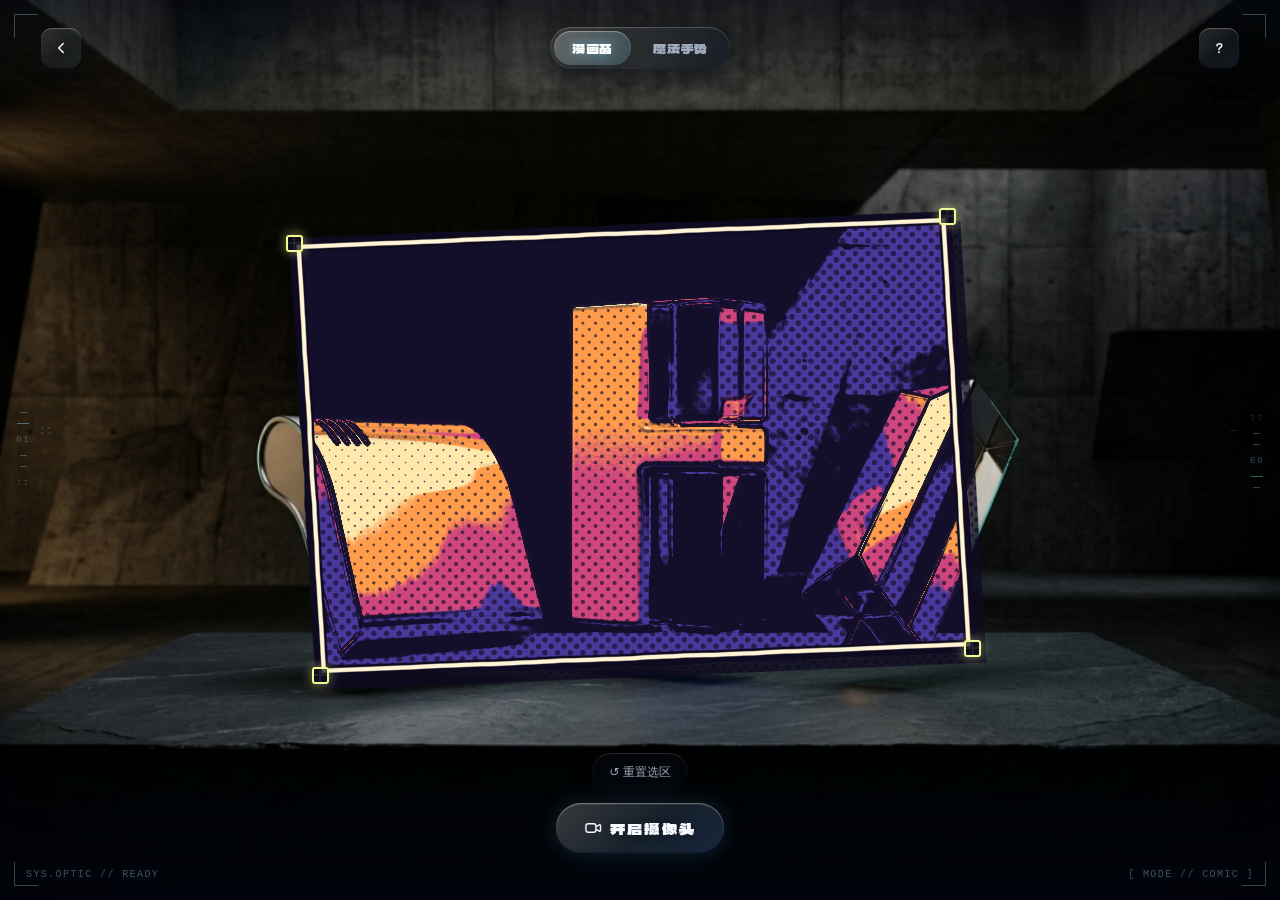
<file: play.html>
<!doctype html>
<html lang="zh-CN">
<head>
  <meta charset="utf-8">
  <meta name="viewport" content="width=device-width, initial-scale=1, viewport-fit=cover">
  <meta name="theme-color" content="#060811">
  <title>漫画窗 × 魔法手势 · GESTURE // PLAYGROUND</title>
  <link rel="icon" href="data:,">
  <link rel="preload" href="./assets/fonts/btn-unbounded.woff2" as="font" type="font/woff2" crossorigin>
  <link rel="stylesheet" href="./assets/fonts/fonts.css">
  <link rel="stylesheet" href="./studio.css">
  <script type="module" src="./play.js"></script>
</head>
<body>
  <main class="studio-experience" id="experience" data-mode="comic">
    <div class="studio-stage" id="stage">
      <canvas id="view" aria-label="漫画窗与魔法手势全屏实时预览"></canvas>
      <canvas id="fx-layer" aria-hidden="true"></canvas>
      <video id="camera-feed" muted playsinline hidden></video>

      <div class="handles" id="handles" hidden>
        <button class="handle" type="button" aria-label="拖动左上角，也可使用方向键"></button>
        <button class="handle" type="button" aria-label="拖动右上角，也可使用方向键"></button>
        <button class="handle" type="button" aria-label="拖动右下角，也可使用方向键"></button>
        <button class="handle" type="button" aria-label="拖动左下角，也可使用方向键"></button>
      </div>

      <button class="hand-drag" id="demo-hand" type="button" hidden aria-label="拖动示例手掌位置，也可用方向键移动">
        <span class="hand-drag-dot" aria-hidden="true"></span>
      </button>
    </div>

    <!-- Subtle Retro-Futurist Perimeter ASCII Framing -->
    <div class="retro-frame" aria-hidden="true">
      <span class="retro-corner tl"></span>
      <span class="retro-corner tr"></span>
      <span class="retro-corner bl"></span>
      <span class="retro-corner br"></span>
      <div class="retro-edge retro-edge-left">
        <span class="retro-tick"></span>
        <span class="retro-tick long"></span>
        <span>01</span>
        <span class="retro-tick"></span>
        <span class="retro-tick"></span>
        <span>::</span>
      </div>
      <div class="retro-edge retro-edge-right">
        <span>::</span>
        <span class="retro-tick"></span>
        <span class="retro-tick"></span>
        <span>60</span>
        <span class="retro-tick long"></span>
        <span class="retro-tick"></span>
      </div>
      <span class="retro-edge retro-edge-bl">SYS.OPTIC // READY</span>
      <span class="retro-edge retro-edge-br" id="retro-coord">[ MODE // COMIC ]</span>
    </div>

    <header class="hud-top">
      <div class="hud-group hud-left">
        <a class="glass-btn glass-icon" href="./" aria-label="返回手势游乐园首页" title="返回首页">
          <svg viewBox="0 0 20 20" fill="none" aria-hidden="true">
            <path d="M12.5 5L7.5 10L12.5 15" stroke="currentColor" stroke-width="1.75" stroke-linecap="round" stroke-linejoin="round"/>
          </svg>
        </a>
      </div>

      <div class="hud-group hud-center">
        <div class="mode-switcher" role="tablist" aria-label="玩法切换">
          <button class="mode-tab" type="button" role="tab" data-mode="comic" aria-selected="true">漫画窗</button>
          <button class="mode-tab" type="button" role="tab" data-mode="magic" aria-selected="false">魔法手势</button>
        </div>
      </div>

      <div class="hud-group hud-right">
        <button class="glass-btn glass-icon" id="guide-btn" type="button" aria-label="查看手势玩法说明" title="玩法说明">
          <svg viewBox="0 0 20 20" fill="none" aria-hidden="true">
            <path d="M7.6 7.5C7.85 6.1 9.05 5.2 10.45 5.2C11.95 5.2 13.05 6.15 13.05 7.45C13.05 8.55 12.3 9.15 11.2 9.75C10.35 10.2 10 10.65 10 11.55V12" stroke="currentColor" stroke-width="1.65" stroke-linecap="round"/>
            <circle cx="10" cy="14.7" r="1.05" fill="currentColor"/>
          </svg>
        </button>
      </div>
    </header>

    <!-- Hand-drawn animated frosted-glass onboarding toast -->
    <div class="gesture-toast-layer" aria-live="polite">
      <div class="gesture-toast" id="gesture-toast" data-kind="comic" data-visible="false" hidden>
        <div class="toast-art" aria-hidden="true">
          <svg class="toast-svg toast-svg-comic" viewBox="0 0 112 104" fill="none">
            <rect class="comic-frame-box" x="30" y="24" width="52" height="54" rx="5" stroke="#f5d896" stroke-opacity="0.72" stroke-width="1.75" stroke-dasharray="4.5 3.5"/>
            <g class="comic-hand-l" stroke="#eef5fc" stroke-width="2.1" stroke-linecap="round" stroke-linejoin="round">
              <path d="M22 46 V22 C22 18.5 26.8 18.5 26.8 22 V35"/>
              <path d="M24 22 H46 C49.5 22 49.5 26.8 46 26.8 H31"/>
              <path d="M22 46 C22 50.5 26 53 30 51"/>
              <circle cx="24" cy="22" r="2.2" fill="#7be8ff" stroke="none"/>
            </g>
            <g class="comic-hand-r" stroke="#eef5fc" stroke-width="2.1" stroke-linecap="round" stroke-linejoin="round">
              <path d="M90 56 V80 C90 83.5 85.2 83.5 85.2 80 V67"/>
              <path d="M88 80 H66 C62.5 80 62.5 75.2 66 75.2 H81"/>
              <path d="M90 56 C90 51.5 86 49 82 51"/>
              <circle cx="88" cy="80" r="2.2" fill="#ff78d2" stroke="none"/>
            </g>
          </svg>

          <svg class="toast-svg toast-svg-magic" viewBox="0 0 112 104" fill="none">
            <g class="magic-flame-phase">
              <path d="M56 12 C63 22 68 30 65 40 C63 46 58 49 55 49 C50 49 46 44 46 37 C46 29 52 22 56 12 Z" stroke="#ffb854" stroke-width="2" fill="rgba(255, 168, 66, 0.22)" stroke-linejoin="round"/>
              <path d="M55.5 25 C58.5 31 60 36 58.2 41 C57 44 53.5 44 52.5 40.5 C51.8 37.5 53.8 32 55.5 25 Z" fill="#fff0bd"/>
              <path d="M40 84 C36 78 34 70 33 64 C32 59 36 57 38.5 60 L42 66 C41 58 40.5 50 41.5 46 C42.5 42.5 47 43 47 47 L48 60 C49 52 50 46 52 44 C54.5 42 57.5 44 57.5 48 L57.5 60 C59.5 53 61.5 48 64 47 C66.5 46 69.5 48.5 68 52 L64.5 65 C67.5 59 71 56 73.5 56 C76.5 56 78.5 59 76.5 63 C73.5 69 71 76 69 81 C66.5 87 61 91 54 91 C47.5 91 42.5 88.5 40 84 Z" stroke="#eef5fc" stroke-width="2.05" stroke-linecap="round" stroke-linejoin="round"/>
            </g>
            <g class="magic-heart-phase">
              <path d="M56 42 C56 42 41 32.5 41 23 C41 17.5 45.5 14 50 14 C53 14 55 15.8 56 18 C57 15.8 59 14 62 14 C66.5 14 71 17.5 71 23 C71 32.5 56 42 56 42 Z" stroke="#ff7ec4" stroke-width="2.1" fill="rgba(255, 118, 188, 0.24)" stroke-linejoin="round"/>
              <circle cx="34" cy="24" r="2.2" fill="#ffd2ec"/>
              <circle cx="79" cy="20" r="1.8" fill="#ffb4de"/>
              <circle cx="75" cy="36" r="1.5" fill="#9be8ff"/>
              <path d="M44 88 C39 83 37 74 40 66 C42.5 59.5 48 54 53 50 C56 47.5 60.5 49 60 53 C59.5 56.5 55 60 51 63" stroke="#eef5fc" stroke-width="2.1" stroke-linecap="round"/>
              <path d="M49 59 C54 57 62 56.5 66 59 C69.5 61.2 69 66.5 64 67.8 C58.5 69.2 52 68.5 48 66.5" stroke="#eef5fc" stroke-width="2.1" stroke-linecap="round"/>
              <path d="M67 66.5 C71 71 71 80 65.5 85.5 C60.5 90.5 50 91.5 44 88" stroke="#eef5fc" stroke-width="2.1" stroke-linecap="round"/>
            </g>
          </svg>
        </div>
        <p class="toast-caption" id="toast-caption">拖动四角试玩 · 开摄像头双手比框</p>
      </div>
    </div>

    <!-- Bottom-Center Primary Action (clean floating glass button, no outer box) -->
    <section class="hud-dock" aria-label="主控制栏">
      <div class="transient-status" id="status-pill" role="status" aria-live="polite" hidden>
        <span class="status-dot" aria-hidden="true"></span>
        <span id="status"></span>
      </div>

      <div class="dock-subrow" id="subrow-comic">
        <button class="sub-pill" id="reset" type="button">↺ 重置选区</button>
      </div>

      <div class="dock-subrow" id="subrow-magic-demo" hidden>
        <button class="sub-pill active" type="button" data-demo-magic="fire">🔥 掌心火焰</button>
        <button class="sub-pill" type="button" data-demo-magic="heart">💖 比心泡泡</button>
      </div>

      <div class="dock-subrow" id="subrow-magic-live" hidden>
        <span class="live-chip" id="badge-fire">🔥 摊开手 · 火焰</span>
        <span class="live-chip" id="badge-heart">💖 比心 · 泡泡</span>
      </div>

      <div class="dock-actions">
        <button class="glass-btn btn-hero" id="camera-toggle" type="button" data-live="false">
          <svg class="camera-icon" viewBox="0 0 20 20" fill="none" aria-hidden="true">
            <rect x="2.2" y="5.2" width="11.1" height="9.6" rx="2.5" stroke="currentColor" stroke-width="1.55"/>
            <path d="M13.4 8.55L17.1 6.42C17.68 6.08 18.4 6.5 18.4 7.18V12.82C18.4 13.5 17.68 13.92 17.1 13.58L13.4 11.45" stroke="currentColor" stroke-width="1.55" stroke-linejoin="round"/>
            <circle class="camera-live-dot" cx="5.6" cy="8.5" r="1.25" fill="currentColor"/>
          </svg>
          <span id="camera-label">开启摄像头</span>
        </button>
      </div>
    </section>

    <noscript><p class="no-script">请启用 JavaScript 后再打开交互试玩页。</p></noscript>
  </main>
</body>
</html>
</file>
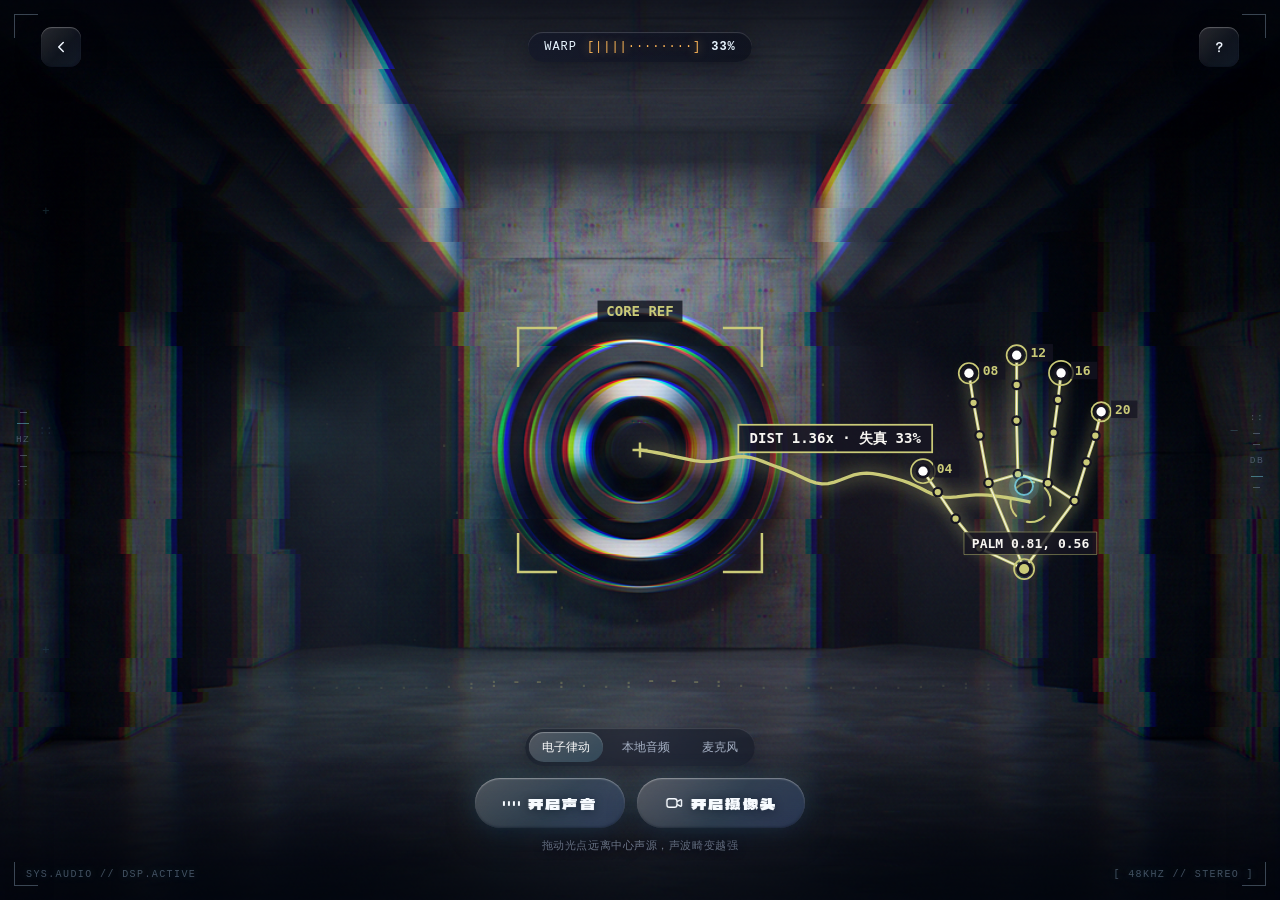
<file: sonic.html>
<!doctype html>
<html lang="zh-CN">
<head>
  <meta charset="utf-8">
  <meta name="viewport" content="width=device-width, initial-scale=1, viewport-fit=cover">
  <meta name="theme-color" content="#060811">
  <title>声波畸变 · SONIC WARP</title>
  <link rel="icon" href="data:,">
  <link rel="preload" href="./assets/fonts/btn-unbounded.woff2" as="font" type="font/woff2" crossorigin>
  <link rel="stylesheet" href="./assets/fonts/fonts.css">
  <link rel="stylesheet" href="./studio.css">
  <script type="module" src="./sonic.js"></script>
</head>
<body>
  <main class="studio-experience" id="experience" data-mode="audio">
    <div class="studio-stage" id="stage">
      <canvas id="view" aria-label="声波畸变全屏实时交互画面"></canvas>
      <canvas id="fx-layer" aria-hidden="true"></canvas>
      <video id="camera-feed" muted playsinline hidden></video>

      <button class="hand-drag" id="demo-hand" type="button" aria-label="拖动示例手掌远离或靠近声源核心，也可用方向键移动">
        <span class="hand-drag-dot" aria-hidden="true"></span>
      </button>
    </div>

    <!-- Subtle Retro-Futurist Perimeter ASCII Framing -->
    <div class="retro-frame" aria-hidden="true">
      <span class="retro-corner tl"></span>
      <span class="retro-corner tr"></span>
      <span class="retro-corner bl"></span>
      <span class="retro-corner br"></span>
      <div class="retro-edge retro-edge-left">
        <span class="retro-tick"></span>
        <span class="retro-tick long"></span>
        <span>HZ</span>
        <span class="retro-tick"></span>
        <span class="retro-tick"></span>
        <span>::</span>
      </div>
      <div class="retro-edge retro-edge-right">
        <span>::</span>
        <span class="retro-tick"></span>
        <span class="retro-tick"></span>
        <span>DB</span>
        <span class="retro-tick long"></span>
        <span class="retro-tick"></span>
      </div>
      <span class="retro-edge retro-edge-bl">SYS.AUDIO // DSP.ACTIVE</span>
      <span class="retro-edge retro-edge-br">[ 48KHZ // STEREO ]</span>
    </div>

    <header class="hud-top">
      <div class="hud-group hud-left">
        <a class="glass-btn glass-icon" href="./" aria-label="返回手势游乐园首页" title="返回首页">
          <svg viewBox="0 0 20 20" fill="none" aria-hidden="true">
            <path d="M12.5 5L7.5 10L12.5 15" stroke="currentColor" stroke-width="1.75" stroke-linecap="round" stroke-linejoin="round"/>
          </svg>
        </a>
      </div>

      <div class="hud-group hud-center">
        <div class="sonic-telemetry" aria-label="实时声波失真度">
          <span>WARP</span>
          <span class="sonic-ascii-bar" id="sonic-ascii-bar" data-level="low">[············]</span>
          <strong id="distortion-value">00%</strong>
        </div>
      </div>

      <div class="hud-group hud-right">
        <button class="glass-btn glass-icon" id="guide-btn" type="button" aria-label="查看声波畸变玩法说明" title="玩法说明">
          <svg viewBox="0 0 20 20" fill="none" aria-hidden="true">
            <path d="M7.6 7.5C7.85 6.1 9.05 5.2 10.45 5.2C11.95 5.2 13.05 6.15 13.05 7.45C13.05 8.55 12.3 9.15 11.2 9.75C10.35 10.2 10 10.65 10 11.55V12" stroke="currentColor" stroke-width="1.65" stroke-linecap="round"/>
            <circle cx="10" cy="14.7" r="1.05" fill="currentColor"/>
          </svg>
        </button>
      </div>
    </header>

    <!-- Hand-drawn animated frosted-glass onboarding toast -->
    <div class="gesture-toast-layer" aria-live="polite">
      <div class="gesture-toast" id="gesture-toast" data-kind="sonic" data-visible="false" hidden>
        <div class="toast-art" aria-hidden="true">
          <svg class="toast-svg toast-svg-sonic" viewBox="0 0 112 104" fill="none">
            <g stroke="#eef5fc" stroke-opacity="0.78" stroke-width="2" stroke-linecap="round">
              <ellipse cx="26" cy="48" rx="13" ry="17"/>
              <path d="M21 45 H23.5 M29 45 H31.5"/>
              <path d="M23 54 Q26 57 29 54"/>
            </g>
            <g stroke="#7be8ff" stroke-width="2" stroke-linecap="round">
              <path class="sonic-wave-1" d="M44 37 Q51 48 44 59"/>
              <path class="sonic-wave-2" d="M52 31 Q62 48 52 65" stroke="#ff6cc8"/>
            </g>
            <g class="sonic-hand-glide" stroke="#eef5fc" stroke-width="2" stroke-linecap="round" stroke-linejoin="round">
              <path d="M68 68 C65 63 63.5 56 63 51 C62.5 47.5 66 46 68 48.5 L70.5 53 C70 46 70 39 71 36 C72 33 75.5 33.5 75.5 37 L76 48 C77 41 78 36 80 35 C82 34 84.5 36 84 40 L83 50 C85 44 87 40 89 40 C91 40 93 42.5 91.5 46 C89.5 52 87.5 59 86 64 C84 70 79.5 74 74 74 C70.5 74 69 71 68 68 Z"/>
              <circle cx="77" cy="56" r="2.2" fill="#7be8ff" stroke="none"/>
            </g>
          </svg>
        </div>
        <p class="toast-caption" id="toast-caption">开启声音 · 拖动光点体验声波畸变</p>
      </div>
    </div>

    <!-- Bottom-Center Primary Actions (no outer box wrapper; hand nodes ON by default) -->
    <section class="hud-dock" aria-label="声波畸变控制栏">
      <div class="transient-status" id="status-pill" role="status" aria-live="polite" hidden>
        <span class="status-dot" aria-hidden="true"></span>
        <span id="status"></span>
      </div>

      <div class="dock-subrow" role="group" aria-label="音源选择">
        <button class="sub-pill active" type="button" data-audio-source="synth">电子律动</button>
        <button class="sub-pill" type="button" data-audio-source="file">本地音频</button>
        <button class="sub-pill" type="button" data-audio-source="mic">麦克风</button>
        <input id="audio-file-input" type="file" accept="audio/*" hidden>
      </div>

      <div class="dock-actions">
        <button class="glass-btn btn-hero btn-sound-hero" id="audio-toggle" type="button" data-running="false">
          <span class="soundwave-mini" aria-hidden="true"><i></i><i></i><i></i><i></i></span>
          <span id="audio-label">开启声音</span>
        </button>

        <button class="glass-btn btn-hero" id="camera-toggle" type="button" data-live="false">
          <svg class="camera-icon" viewBox="0 0 20 20" fill="none" aria-hidden="true">
            <rect x="2.2" y="5.2" width="11.1" height="9.6" rx="2.5" stroke="currentColor" stroke-width="1.55"/>
            <path d="M13.4 8.55L17.1 6.42C17.68 6.08 18.4 6.5 18.4 7.18V12.82C18.4 13.5 17.68 13.92 17.1 13.58L13.4 11.45" stroke="currentColor" stroke-width="1.55" stroke-linejoin="round"/>
            <circle class="camera-live-dot" cx="5.6" cy="8.5" r="1.25" fill="currentColor"/>
          </svg>
          <span id="camera-label">开启摄像头</span>
        </button>
      </div>

      <p class="dock-note" id="audio-source-note">手离声源越远，声波与画面畸变越强</p>
    </section>

    <noscript><p class="no-script">请启用 JavaScript 后再打开声波畸变页。</p></noscript>
  </main>
</body>
</html>
</file>
<file: assets/fonts/fonts.css>
/* Self-hosted SIL OFL 1.1 display fonts:
   - Syne (800): top-left cyberpunk brand title
   - Audiowide (400): English card titles & dock
   - SoukouHancho (装甲汉朝 / 装甲明朝 + Source Han Serif SC Bold fill for unfinished SC glyphs) */
@font-face {
  font-family: "Syne";
  font-style: normal;
  font-weight: 800;
  font-display: swap;
  src: url("./syne-800-latin.woff2") format("woff2");
}
@font-face {
  font-family: "Audiowide";
  font-style: normal;
  font-weight: 400;
  font-display: swap;
  src: url("./audiowide-latin.woff2") format("woff2");
}
@font-face {
  font-family: "LogoSC Unbounded Sans";
  font-style: normal;
  font-weight: 400;
  font-display: swap;
  src: url("./btn-unbounded.woff2") format("woff2");
}
@font-face {
  font-family: "SoukouHancho";
  font-style: normal;
  font-weight: 400;
  font-display: swap;
  src: url("./soukou-hancho.woff2") format("woff2");
  unicode-range: U+21, U+28-29, U+2C, U+2E-3A, U+3F, U+2026, U+3001-3002, U+300C-300D, U+4E00, U+4E0A-4E0B, U+4E0D-4E0E, U+4E2A, U+4E2D, U+4E5F, U+4E92, U+4EA4, U+4EAE, U+4ED6, U+4EE5, U+4EF6, U+4F1A, U+4F38, U+4F4D, U+4F4F, U+4F53, U+4F7F, U+4F8B, U+505C, U+50CF, U+5148-5149, U+514B, U+5165, U+5176, U+518D, U+5199, U+51C6, U+51FA, U+5207, U+521D, U+5230, U+5236-5237, U+524D, U+529B, U+52A0, U+5316, U+533A, U+535A, U+5360, U+5373, U+53C9, U+53CC, U+53D6, U+53E3, U+53EA-53EB, U+53EF, U+53F3, U+5408, U+540E, U+5411, U+5426, U+548C, U+5668, U+56DB, U+56DE, U+5708, U+5728, U+5730, U+5747, U+578B, U+57DF, U+589E, U+58F0, U+5927, U+5931, U+59CB, U+5B50, U+5C06, U+5C16, U+5C31, U+5DE6, U+5DF2, U+5E03, U+5E76, U+5E7B, U+5EFA, U+5F0F, U+5F15, U+5F53, U+5F62, U+5F85, U+5F8B, U+5FC3, U+5FEB, U+6210, U+6216, U+6234, U+624B, U+6253, U+627E, U+628A, U+62C7, U+62C9, U+62D2, U+62F3, U+6301, U+6307, U+634F, U+636E, U+638C, U+63A2, U+63A7, U+63CF, U+63E1, U+6492, U+64AD, U+64CE, U+652F, U+6539, U+653E, U+6548, U+6570, U+6574, U+6587, U+65AD, U+65B0, U+65B9, U+65CB, U+65E0, U+661F, U+662F, U+666F, U+66F4, U+6709, U+672A, U+672C, U+673A, U+677E, U+6790, U+67D3-67D4, U+683C, U+6846, U+68A6, U+6A21, U+6B63-6B64, U+6BD4, U+6CA1, U+6CD5, U+6CE1-6CE2, U+6D6E, U+6D88, U+6E38, U+6E90, U+6ED1, U+6F2B, U+706B, U+706F, U+70B9, U+70DF, U+71C3, U+7247, U+7279, U+72B6, U+73A9, U+7406, U+7528, U+753B, U+754C, U+7578, U+7684, U+771F, U+773C, U+793A, U+79FB, U+7A7A, U+7A97, U+7B49, U+7D22, U+7F6E, U+8033, U+82B1, U+82D7, U+82F1, U+84C4, U+8679, U+88AB, U+8981, U+89D2, U+89E3, U+89E6, U+8A00, U+8D77, U+8D8A, U+8DDD, U+8E2A, U+8F6C, U+8FD1, U+8FD4, U+8FFD, U+901A, U+901F, U+90E8, U+91CD, U+9632, U+964D, U+9650, U+96EA, U+9700, U+9713, U+971C, U+9760, U+9762, U+97F3, U+98CE, U+98DF, U+9996, U+9B54, U+9EA6, U+FF01, U+FF08-FF09, U+FF0C, U+FF1A-FF1B, U+FF1F;
}
@font-face {
  font-family: "SoukouHancho";
  font-style: normal;
  font-weight: 400;
  font-display: swap;
  src: url("./soukou-sc-fill.woff2") format("woff2");
  unicode-range: U+B7, U+2014, U+4E3A, U+4E3E, U+4E50, U+5173, U+51FB, U+5212, U+522B, U+52A8, U+52BF, U+5361, U+53D1, U+53D8, U+53E6, U+5427, U+542F, U+5578, U+56ED, U+56F4, U+56FE, U+5723, U+573A, U+5904, U+5907, U+5934, U+5B9E, U+5E26, U+5E94, U+5F00, U+5F20, U+5F3A, U+62D6, U+62DF, U+62E9, U+6362, U+6444, U+644A, U+65F6, U+663E, U+6682, U+6743, U+67E5, U+6811, U+68C0, U+68F5, U+6D4B, U+6D4F, U+6E32, U+6EE4, U+7130, U+7231, U+7535, U+79BB, U+7EBF, U+7EDD, U+7EEA, U+7EED, U+7EFD, U+7F1D, U+8138, U+8282, U+89C6, U+89C8-89C9, U+8BAE, U+8BC6, U+8BD5, U+8BDE, U+8BED, U+8BF7, U+8BFB, U+8C03, U+8D25, U+8D5B, U+8F7D, U+8FB9, U+8FC7, U+8FDB-8FDC, U+8FDE, U+9009, U+952E, U+955C, U+95ED, U+9875-9876, U+9884, U+9891, U+98D8, U+9A8C;
}
</file>
<file: studio.css>
:root {
  color-scheme: dark;
  --bg: #060811;
  --ink: #eef4fc;
  --muted: rgba(202, 216, 238, 0.72);
  --cyan: #7be8ff;
  --gold: #f4d898;
  --rose: #ff69b4;
  --mono: "SF Mono", Menlo, Consolas, "Courier New", monospace;
  /* Heavy retro-futuristic display stack for primary action buttons */
  --font-btn: "LogoSC Unbounded Sans", "Dela Gothic One", "PingFang SC", "Hiragino Sans GB", "Microsoft YaHei", sans-serif;
  font-family: system-ui, -apple-system, "PingFang SC", "Microsoft YaHei", sans-serif;
  color: var(--ink);
  background: var(--bg);
}

* { box-sizing: border-box; }
[hidden] { display: none !important; }
html, body {
  margin: 0;
  width: 100%;
  height: 100%;
  overflow: hidden;
  background: var(--bg);
  color: var(--ink);
  -webkit-font-smoothing: antialiased;
}
button, a {
  font: inherit;
  color: inherit;
  text-decoration: none;
  -webkit-tap-highlight-color: transparent;
}
button:focus-visible, a:focus-visible {
  outline: 2px solid var(--gold);
  outline-offset: 3px;
}

/* Full-screen immersive stage */
.studio-experience {
  position: relative;
  isolation: isolate;
  width: 100vw;
  height: 100dvh;
  overflow: hidden;
  background: #060811;
  user-select: none;
  -webkit-user-select: none;
}

/* Soft edge vignette + ultra-subtle retro-futurist phosphor frame falloff */
.studio-experience::after {
  content: "";
  position: absolute;
  inset: 0;
  z-index: 2;
  pointer-events: none;
  box-shadow:
    inset 0 84px 90px -54px rgba(3, 6, 14, 0.80),
    inset 0 -138px 118px -56px rgba(3, 6, 14, 0.88);
}

.studio-stage {
  position: absolute;
  inset: 0;
  width: 100%;
  height: 100%;
  overflow: hidden;
}

.studio-stage canvas,
.handles {
  position: absolute;
  inset: 0;
  width: 100%;
  height: 100%;
  display: block;
}

#fx-layer {
  z-index: 1;
  pointer-events: none;
}

.handles {
  z-index: 3;
  pointer-events: none;
}

/* Retro-futurist perimeter ASCII framing — strictly tucked into outer margins */
.retro-frame {
  position: absolute;
  inset: 0;
  z-index: 3;
  pointer-events: none;
  font-family: var(--mono);
  font-size: 10px;
  letter-spacing: 0.14em;
  color: rgba(188, 218, 250, 0.36);
}

.retro-corner {
  position: absolute;
  width: 24px;
  height: 24px;
  border-color: rgba(188, 218, 250, 0.30);
  border-style: solid;
  border-width: 0;
}
.retro-corner.tl { top: 14px; left: 14px; border-top-width: 1px; border-left-width: 1px; }
.retro-corner.tr { top: 14px; right: 14px; border-top-width: 1px; border-right-width: 1px; }
.retro-corner.bl { bottom: 14px; left: 14px; border-bottom-width: 1px; border-left-width: 1px; }
.retro-corner.br { bottom: 14px; right: 14px; border-bottom-width: 1px; border-right-width: 1px; }

.retro-edge {
  position: absolute;
  display: flex;
  align-items: center;
  gap: 8px;
  white-space: nowrap;
  text-shadow: 0 0 10px rgba(120, 224, 255, 0.22);
}
.retro-edge-left {
  left: 16px;
  top: 50%;
  transform: translateY(-50%);
  flex-direction: column;
  gap: 10px;
  font-size: 9.5px;
  color: rgba(186, 216, 248, 0.30);
}
.retro-edge-right {
  right: 16px;
  top: 50%;
  transform: translateY(-50%);
  flex-direction: column;
  gap: 10px;
  font-size: 9.5px;
  color: rgba(186, 216, 248, 0.30);
}
.retro-edge-bl {
  left: 26px;
  bottom: 20px;
  font-size: 10px;
  color: rgba(186, 216, 248, 0.34);
}
.retro-edge-br {
  right: 26px;
  bottom: 20px;
  font-size: 10px;
  color: rgba(186, 216, 248, 0.34);
}
.retro-tick {
  display: block;
  width: 7px;
  height: 1px;
  background: rgba(186, 216, 248, 0.28);
}
.retro-tick.long {
  width: 12px;
  background: rgba(123, 232, 255, 0.42);
}

/* Interactive demo corner handles (Comic Frame demo mode) */
.handle {
  position: absolute;
  display: grid;
  place-items: center;
  width: 46px;
  height: 46px;
  padding: 0;
  border: none;
  border-radius: 50%;
  background: transparent;
  transform: translate(-50%, -50%);
  cursor: grab;
  touch-action: none;
  pointer-events: auto;
}
.handle::after {
  content: "";
  width: 13px;
  height: 13px;
  border-radius: 3px;
  border: 2px solid #f4f894;
  background: rgba(12, 16, 30, 0.72);
  box-shadow: 0 0 12px rgba(244, 248, 148, 0.55);
  transition: transform 0.16s ease, background 0.16s ease;
}
.handle:hover::after,
.handle:active::after {
  background: #f4f894;
  transform: scale(1.18);
}
.handle:active { cursor: grabbing; }

/* Draggable synthetic hand orb (Magic / Sonic demo mode) */
.hand-drag {
  position: absolute;
  z-index: 4;
  display: grid;
  place-items: center;
  width: 78px;
  height: 78px;
  padding: 0;
  border: none;
  border-radius: 50%;
  background: transparent;
  transform: translate(-50%, -50%);
  cursor: grab;
  touch-action: none;
}
.hand-drag:active { cursor: grabbing; }
.hand-drag-dot {
  width: 20px;
  height: 20px;
  border-radius: 50%;
  border: 2px solid var(--cyan);
  background: rgba(8, 16, 32, 0.45);
  box-shadow:
    0 0 0 5px rgba(123, 232, 255, 0.16),
    0 0 16px rgba(123, 232, 255, 0.48);
  opacity: 0.72;
  transition: transform 0.16s ease, opacity 0.16s ease, background 0.16s ease;
}
.hand-drag:hover .hand-drag-dot,
.hand-drag:active .hand-drag-dot {
  opacity: 1;
  transform: scale(1.18);
  background: rgba(123, 232, 255, 0.30);
}

/* Top Floating Glass Bar */
.hud-top {
  position: absolute;
  z-index: 5;
  top: max(clamp(18px, 3vh, 36px), env(safe-area-inset-top));
  inset-inline: clamp(20px, 3.2vw, 48px);
  display: grid;
  grid-template-columns: 1fr auto 1fr;
  align-items: center;
  gap: 12px;
  pointer-events: none;
}

.hud-group {
  display: inline-flex;
  align-items: center;
  gap: 10px;
  pointer-events: auto;
}
.hud-left { justify-self: start; }
.hud-center { justify-self: center; }
.hud-right { justify-self: end; }

/* Frosted-glass buttons */
.glass-btn {
  min-height: 42px;
  padding: 0 16px;
  display: inline-flex;
  align-items: center;
  justify-content: center;
  gap: 8px;
  border: none;
  border-radius: 12px;
  background: linear-gradient(135deg, rgba(255, 255, 255, 0.15) 0%, rgba(185, 220, 255, 0.08) 55%, rgba(130, 178, 240, 0.12) 100%);
  backdrop-filter: blur(18px) saturate(145%);
  -webkit-backdrop-filter: blur(18px) saturate(145%);
  box-shadow:
    inset 0 1px 1px rgba(255, 255, 255, 0.28),
    inset 0 -1px 2px rgba(5, 12, 28, 0.32),
    0 8px 24px rgba(2, 6, 18, 0.36);
  color: #f0f6ff;
  font-size: 13px;
  font-weight: 500;
  white-space: nowrap;
  cursor: pointer;
  transition: background 0.2s ease, box-shadow 0.2s ease, transform 0.18s ease, color 0.2s ease;
}
.glass-btn:hover:not(:disabled) {
  background: linear-gradient(135deg, rgba(255, 255, 255, 0.23) 0%, rgba(202, 232, 255, 0.14) 55%, rgba(152, 198, 250, 0.19) 100%);
  transform: translateY(-1px);
}
.glass-btn:active:not(:disabled) { transform: translateY(0) scale(0.97); }
.glass-btn:disabled { opacity: 0.45; cursor: wait; }

.glass-icon {
  width: 40px;
  min-height: 40px;
  padding: 0;
  border-radius: 11px;
}
.glass-icon svg {
  width: 18px;
  height: 18px;
  display: block;
}

/* Primary Hero Buttons — standalone frosted glass (NO outer wrapper box!) with heavy display typography */
.btn-hero {
  min-height: 50px;
  padding: 0 28px;
  border-radius: 999px;
  font-family: var(--font-btn);
  font-size: 15.5px;
  font-weight: 400;
  letter-spacing: 0.08em;
  color: #f7fbff;
  text-shadow: 0 1px 10px rgba(4, 10, 24, 0.45);
  background: linear-gradient(135deg, rgba(255, 255, 255, 0.22) 0%, rgba(145, 214, 255, 0.15) 55%, rgba(112, 158, 245, 0.22) 100%);
  box-shadow:
    inset 0 1px 1.5px rgba(255, 255, 255, 0.42),
    inset 0 -1px 2px rgba(4, 10, 24, 0.34),
    0 0 26px rgba(108, 214, 255, 0.16),
    0 12px 30px rgba(2, 6, 18, 0.48);
}
.btn-hero:hover:not(:disabled) {
  background: linear-gradient(135deg, rgba(255, 255, 255, 0.30) 0%, rgba(164, 232, 255, 0.22) 55%, rgba(132, 178, 255, 0.28) 100%);
  box-shadow:
    inset 0 1px 1.5px rgba(255, 255, 255, 0.52),
    0 0 32px rgba(116, 228, 255, 0.28),
    0 14px 34px rgba(2, 6, 18, 0.52);
}
.btn-hero[data-live="true"] {
  background: linear-gradient(135deg, rgba(96, 240, 192, 0.24) 0%, rgba(72, 194, 240, 0.18) 100%);
  box-shadow:
    inset 0 1px 1.5px rgba(220, 255, 245, 0.46),
    0 0 26px rgba(96, 240, 190, 0.24),
    0 12px 30px rgba(2, 6, 18, 0.46);
}
.btn-sound-hero[data-running="true"] {
  background: linear-gradient(135deg, rgba(255, 92, 168, 0.28) 0%, rgba(154, 108, 255, 0.22) 100%);
  box-shadow:
    inset 0 1px 1.5px rgba(255, 224, 242, 0.46),
    0 0 26px rgba(255, 92, 168, 0.26),
    0 12px 30px rgba(2, 6, 18, 0.46);
}

.camera-icon {
  width: 18px;
  height: 18px;
  display: block;
  flex: 0 0 auto;
}
.camera-live-dot {
  opacity: 0;
  fill: #7cf0bd;
  transition: opacity 0.2s ease;
}
.btn-hero[data-live="true"] .camera-live-dot { opacity: 1; }

/* Retro-futurist top-left monospace tag */
.ascii-tag {
  display: inline-flex;
  align-items: center;
  gap: 7px;
  padding: 6px 12px;
  border-radius: 999px;
  background: rgba(8, 12, 24, 0.42);
  backdrop-filter: blur(12px);
  -webkit-backdrop-filter: blur(12px);
  box-shadow: inset 0 1px 1px rgba(255, 255, 255, 0.12);
  font-family: var(--mono);
  font-size: 11px;
  letter-spacing: 0.11em;
  color: rgba(196, 224, 252, 0.80);
  white-space: nowrap;
}
.ascii-tag-dot {
  width: 5px;
  height: 5px;
  border-radius: 50%;
  background: var(--cyan);
  box-shadow: 0 0 8px var(--cyan);
}

/* Top-Center Segmented Mode Switcher (Comic <-> Magic) */
.mode-switcher {
  display: inline-flex;
  align-items: center;
  gap: 4px;
  padding: 4px;
  border-radius: 999px;
  background: linear-gradient(135deg, rgba(255, 255, 255, 0.11) 0%, rgba(10, 16, 34, 0.48) 100%);
  backdrop-filter: blur(18px) saturate(145%);
  -webkit-backdrop-filter: blur(18px) saturate(145%);
  box-shadow:
    inset 0 1px 1px rgba(255, 255, 255, 0.22),
    0 10px 28px rgba(2, 6, 18, 0.42);
}

.mode-tab {
  min-height: 34px;
  padding: 0 18px;
  border: none;
  border-radius: 999px;
  background: transparent;
  color: rgba(210, 224, 246, 0.72);
  font-family: var(--font-btn);
  font-size: 13px;
  font-weight: 400;
  letter-spacing: 0.06em;
  cursor: pointer;
  transition: background 0.2s ease, color 0.2s ease, box-shadow 0.2s ease;
}
.mode-tab:hover { color: #ffffff; }
.mode-tab[aria-selected="true"] {
  color: #ffffff;
  background: linear-gradient(135deg, rgba(255, 255, 255, 0.22) 0%, rgba(125, 224, 255, 0.18) 100%);
  box-shadow:
    inset 0 1px 1px rgba(255, 255, 255, 0.36),
    0 4px 14px rgba(2, 6, 18, 0.28);
  text-shadow: 0 0 12px rgba(125, 230, 255, 0.50);
}

/* Top-Center Sonic ASCII Warp Telemetry Meter (sonic.html) */
.sonic-telemetry {
  display: inline-flex;
  align-items: center;
  gap: 10px;
  padding: 8px 16px;
  border-radius: 999px;
  background: linear-gradient(135deg, rgba(14, 18, 38, 0.52) 0%, rgba(7, 10, 22, 0.60) 100%);
  backdrop-filter: blur(16px) saturate(145%);
  -webkit-backdrop-filter: blur(16px) saturate(145%);
  box-shadow:
    inset 0 1px 1px rgba(255, 255, 255, 0.18),
    0 8px 24px rgba(2, 6, 18, 0.40);
  font-family: var(--mono);
  font-size: 12px;
  letter-spacing: 0.08em;
  color: #e8f5ff;
  white-space: nowrap;
}
.sonic-ascii-bar {
  color: var(--cyan);
  text-shadow: 0 0 10px rgba(123, 232, 255, 0.62);
  transition: color 0.15s ease;
}
.sonic-ascii-bar[data-level="mid"] {
  color: #ffb858;
  text-shadow: 0 0 10px rgba(255, 184, 88, 0.62);
}
.sonic-ascii-bar[data-level="high"] {
  color: #ff4fa0;
  text-shadow: 0 0 12px rgba(255, 79, 160, 0.75);
}

/* Auto-hidden transient status banner (only visible while loading models or reporting errors) */
.transient-status {
  display: inline-flex;
  align-items: center;
  gap: 7px;
  padding: 5px 13px;
  border-radius: 999px;
  background: rgba(8, 12, 24, 0.56);
  backdrop-filter: blur(14px);
  -webkit-backdrop-filter: blur(14px);
  box-shadow: inset 0 1px 1px rgba(255, 255, 255, 0.14);
  font-size: 12px;
  color: rgba(218, 236, 255, 0.90);
  white-space: nowrap;
}
.transient-status .status-dot {
  width: 6px;
  height: 6px;
  border-radius: 50%;
  flex: 0 0 auto;
  background: var(--cyan);
  box-shadow: 0 0 8px var(--cyan);
  animation: dot-pulse 1s ease-in-out infinite alternate;
}
@keyframes dot-pulse {
  from { opacity: 0.4; transform: scale(0.85); }
  to   { opacity: 1; transform: scale(1.25); }
}

/* Bottom-Center Floating Primary Controls — NO extra wrapper box around the hero buttons */
.hud-dock {
  position: absolute;
  z-index: 5;
  left: 50%;
  bottom: max(clamp(28px, 5.2vh, 48px), env(safe-area-inset-bottom));
  transform: translateX(-50%);
  display: flex;
  flex-direction: column;
  align-items: center;
  gap: 12px;
  max-width: calc(100vw - 24px);
  pointer-events: none;
}

.dock-subrow {
  display: inline-flex;
  align-items: center;
  justify-content: center;
  flex-wrap: wrap;
  gap: 6px;
  padding: 4px;
  border-radius: 999px;
  background: rgba(8, 12, 24, 0.42);
  backdrop-filter: blur(14px) saturate(140%);
  -webkit-backdrop-filter: blur(14px) saturate(140%);
  box-shadow:
    inset 0 1px 1px rgba(255, 255, 255, 0.14),
    0 6px 18px rgba(2, 6, 18, 0.30);
  pointer-events: auto;
}

.sub-pill {
  min-height: 30px;
  padding: 0 13px;
  border: none;
  border-radius: 999px;
  background: transparent;
  color: rgba(210, 224, 244, 0.76);
  font-size: 12px;
  font-weight: 500;
  white-space: nowrap;
  cursor: pointer;
  transition: background 0.18s ease, color 0.18s ease, box-shadow 0.18s ease;
}
.sub-pill:hover { color: #ffffff; background: rgba(255, 255, 255, 0.08); }
.sub-pill.active {
  color: #ffffff;
  background: linear-gradient(135deg, rgba(255, 255, 255, 0.22) 0%, rgba(124, 224, 255, 0.18) 100%);
  box-shadow: inset 0 1px 1px rgba(255, 255, 255, 0.30);
}

.live-chip {
  display: inline-flex;
  align-items: center;
  gap: 5px;
  padding: 4px 12px;
  border-radius: 999px;
  font-size: 12px;
  color: rgba(206, 220, 240, 0.68);
  transition: color 0.2s ease, background 0.2s ease, box-shadow 0.2s ease;
}
.live-chip.active {
  color: #fff6dc;
  background: rgba(255, 190, 96, 0.22);
  box-shadow: 0 0 14px rgba(255, 175, 80, 0.28);
}

/* Transparent layout row — buttons float directly with zero double-box clutter */
.dock-actions {
  display: inline-flex;
  align-items: center;
  justify-content: center;
  gap: 12px;
  pointer-events: auto;
}

.dock-note {
  margin: -2px 0 0;
  font-family: var(--mono);
  font-size: 11px;
  letter-spacing: 0.05em;
  color: rgba(196, 214, 240, 0.56);
  text-shadow: 0 1px 8px rgba(2, 6, 18, 0.9);
  pointer-events: none;
}

/* Soundwave bars icon for sonic audio toggle */
.soundwave-mini {
  width: 17px;
  height: 15px;
  display: inline-flex;
  align-items: center;
  justify-content: space-between;
}
.soundwave-mini i {
  display: block;
  width: 2.2px;
  height: 100%;
  border-radius: 99px;
  background: currentColor;
  transform: scaleY(0.32);
  transition: transform 0.2s ease;
}
.btn-sound-hero[data-running="true"] .soundwave-mini i:nth-child(1) { animation: wave-bar 0.95s ease-in-out infinite 0s; }
.btn-sound-hero[data-running="true"] .soundwave-mini i:nth-child(2) { animation: wave-bar 0.78s ease-in-out infinite -0.32s; }
.btn-sound-hero[data-running="true"] .soundwave-mini i:nth-child(3) { animation: wave-bar 0.88s ease-in-out infinite -0.15s; }
.btn-sound-hero[data-running="true"] .soundwave-mini i:nth-child(4) { animation: wave-bar 0.72s ease-in-out infinite -0.48s; }
@keyframes wave-bar {
  0%, 100% { transform: scaleY(0.28); }
  50%      { transform: scaleY(1); }
}

/* Centered Hand-Drawn Frosted-Glass Onboarding Toast */
.gesture-toast-layer {
  position: absolute;
  inset: 0;
  z-index: 6;
  display: grid;
  place-items: center;
  pointer-events: none;
  padding: 24px;
}

.gesture-toast {
  display: flex;
  flex-direction: column;
  align-items: center;
  gap: 8px;
  min-width: 210px;
  max-width: min(88vw, 360px);
  padding: 16px 26px 15px;
  border-radius: 20px;
  background: linear-gradient(145deg, rgba(255, 255, 255, 0.10) 0%, rgba(10, 18, 38, 0.50) 55%, rgba(5, 10, 24, 0.62) 100%);
  backdrop-filter: blur(18px) saturate(140%);
  -webkit-backdrop-filter: blur(18px) saturate(140%);
  box-shadow:
    inset 0 1px 1px rgba(255, 255, 255, 0.20),
    0 16px 40px rgba(2, 6, 18, 0.46);
  opacity: 0;
  transform: translateY(10px) scale(0.94);
  transition: opacity 0.36s ease, transform 0.36s cubic-bezier(0.22, 1, 0.36, 1);
  text-align: center;
}
.gesture-toast[data-visible="true"] {
  opacity: 0.96;
  transform: translateY(0) scale(1);
}

.toast-art {
  position: relative;
  width: 96px;
  height: 88px;
}
.toast-svg {
  position: absolute;
  inset: 0;
  width: 100%;
  height: 100%;
  display: none;
  overflow: visible;
}
.gesture-toast[data-kind="comic"] .toast-svg-comic { display: block; }
.gesture-toast[data-kind="magic"] .toast-svg-magic { display: block; }
.gesture-toast[data-kind="sonic"] .toast-svg-sonic { display: block; }

.toast-caption {
  margin: 0;
  color: rgba(244, 248, 255, 0.94);
  font-size: 13.5px;
  font-weight: 500;
  letter-spacing: 0.04em;
  text-shadow: 0 1px 10px rgba(2, 6, 18, 0.9);
}

/* Hand-drawn toast animations */
.toast-svg-comic .comic-hand-l { animation: comic-l 2.2s ease-in-out infinite; }
.toast-svg-comic .comic-hand-r { animation: comic-r 2.2s ease-in-out infinite; }
.toast-svg-comic .comic-frame-box {
  transform-box: fill-box;
  transform-origin: center;
  animation: comic-box 2.2s ease-in-out infinite;
}
@keyframes comic-l {
  0%, 100% { transform: translate(0, 0); }
  50%      { transform: translate(-5px, -4px); }
}
@keyframes comic-r {
  0%, 100% { transform: translate(0, 0); }
  50%      { transform: translate(5px, 4px); }
}
@keyframes comic-box {
  0%, 100% { transform: scale(0.92); opacity: 0.65; }
  50%      { transform: scale(1.06); opacity: 1; }
}

.toast-svg-magic .magic-flame-phase {
  transform-box: fill-box;
  transform-origin: center;
  animation: magic-phase-a 3.0s ease-in-out infinite;
}
.toast-svg-magic .magic-heart-phase {
  transform-box: fill-box;
  transform-origin: center;
  animation: magic-phase-b 3.0s ease-in-out infinite;
}
@keyframes magic-phase-a {
  0%, 42%   { opacity: 1; transform: scale(1); }
  50%, 92%  { opacity: 0; transform: scale(0.88); }
  100%      { opacity: 1; transform: scale(1); }
}
@keyframes magic-phase-b {
  0%, 44%   { opacity: 0; transform: scale(0.88); }
  54%, 92%  { opacity: 1; transform: scale(1.02); }
  100%      { opacity: 0; transform: scale(0.90); }
}

.toast-svg-sonic .sonic-hand-glide {
  animation: sonic-glide 2.3s ease-in-out infinite;
}
.toast-svg-sonic .sonic-wave-1 { animation: sonic-wave 2.3s ease-out infinite 0s; }
.toast-svg-sonic .sonic-wave-2 { animation: sonic-wave 2.3s ease-out infinite 0.35s; }
@keyframes sonic-glide {
  0%, 100% { transform: translateX(-4px); }
  50%      { transform: translateX(13px); }
}
@keyframes sonic-wave {
  0%   { opacity: 0.15; transform: scaleX(0.75); }
  55%  { opacity: 0.95; transform: scaleX(1.08); }
  100% { opacity: 0.15; transform: scaleX(0.75); }
}

.no-script {
  position: absolute;
  inset: 42% 0 auto;
  text-align: center;
  margin: 20px;
}

@media (max-width: 720px) {
  .hud-top {
    grid-template-columns: auto 1fr auto;
    gap: 8px;
  }
  .ascii-tag, .retro-edge-left, .retro-edge-right, .retro-edge-bl, .retro-edge-br { display: none; }
  .status-pill { max-width: 34vw; font-size: 11px; padding: 6px 10px; }
  .btn-hero { min-height: 44px; padding: 0 20px; font-size: 14px; }
  .sonic-telemetry { font-size: 11px; padding: 6px 11px; }
}

@media (prefers-reduced-motion: reduce) {
  .glass-btn, .gesture-toast, .mode-tab, .sub-pill { transition: none; }
  .toast-svg-comic *, .toast-svg-magic *, .toast-svg-sonic *, .soundwave-mini i { animation: none !important; }
}
</file>
